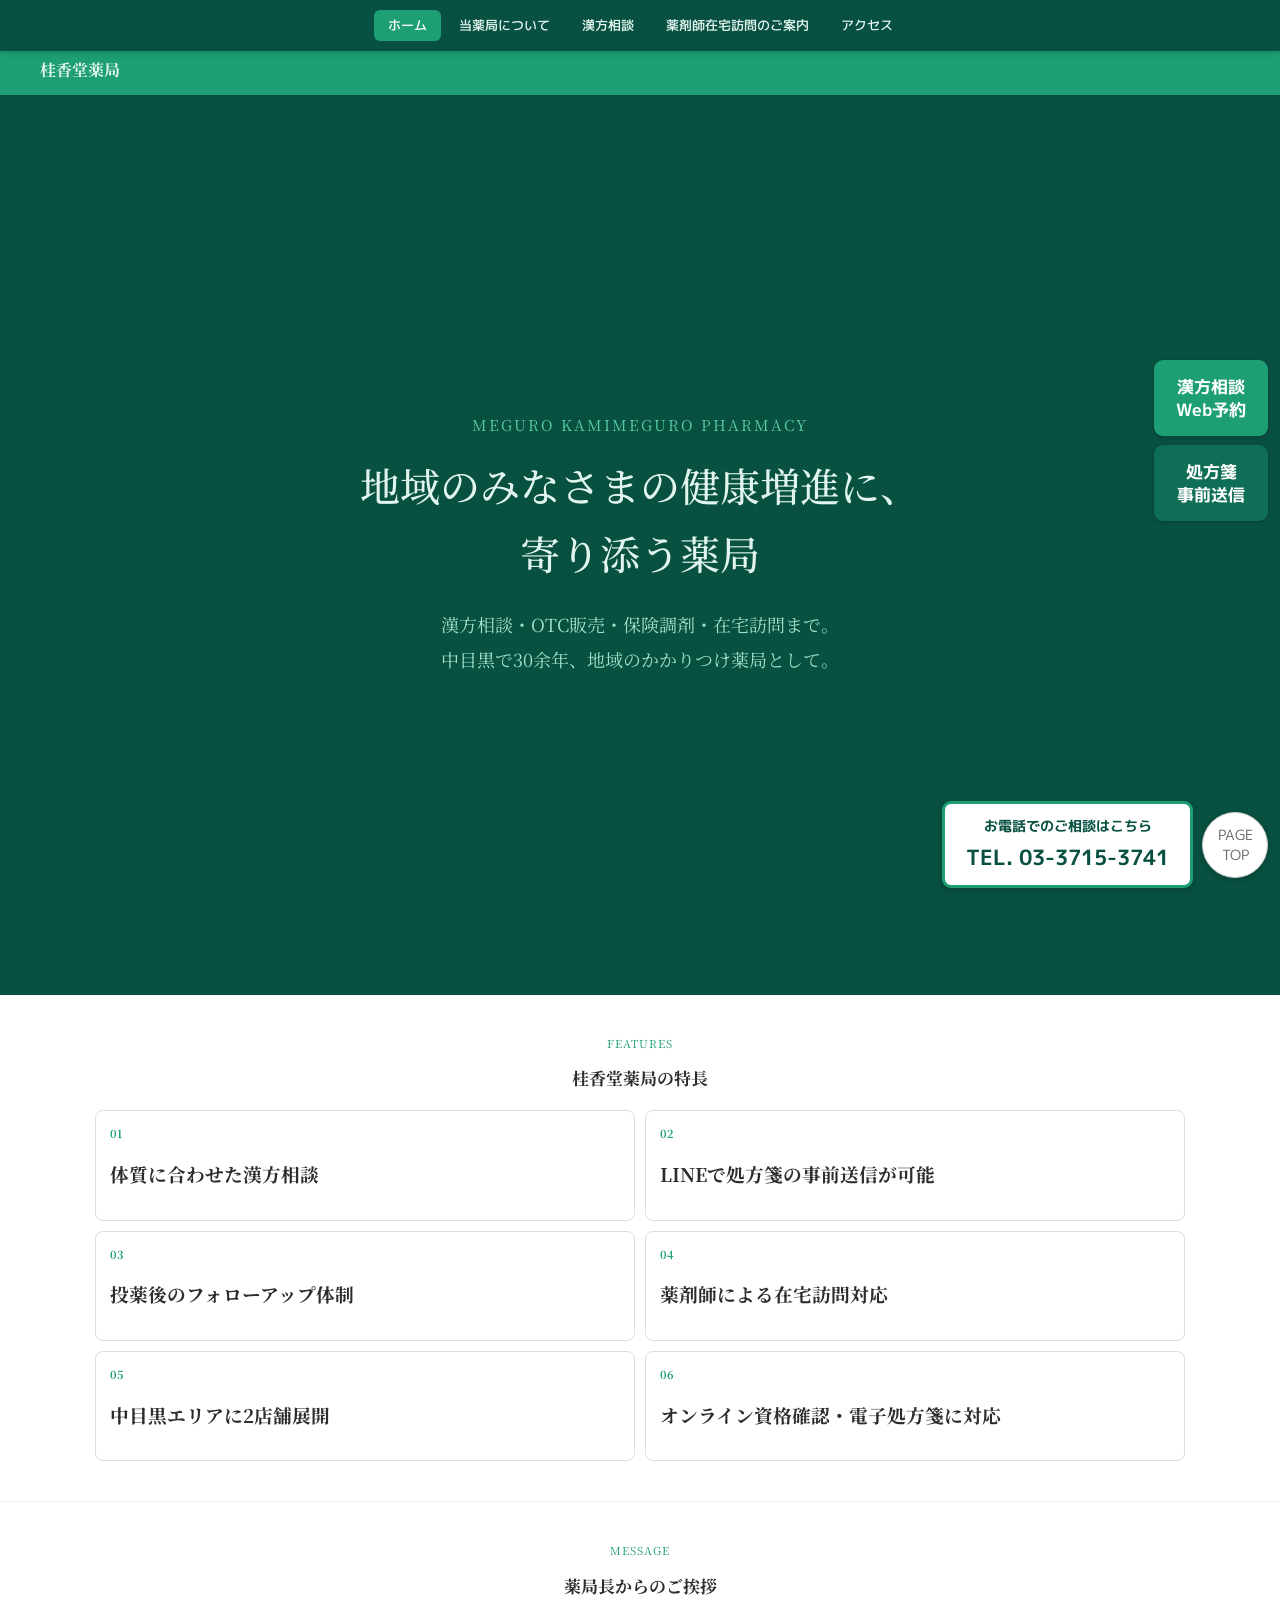
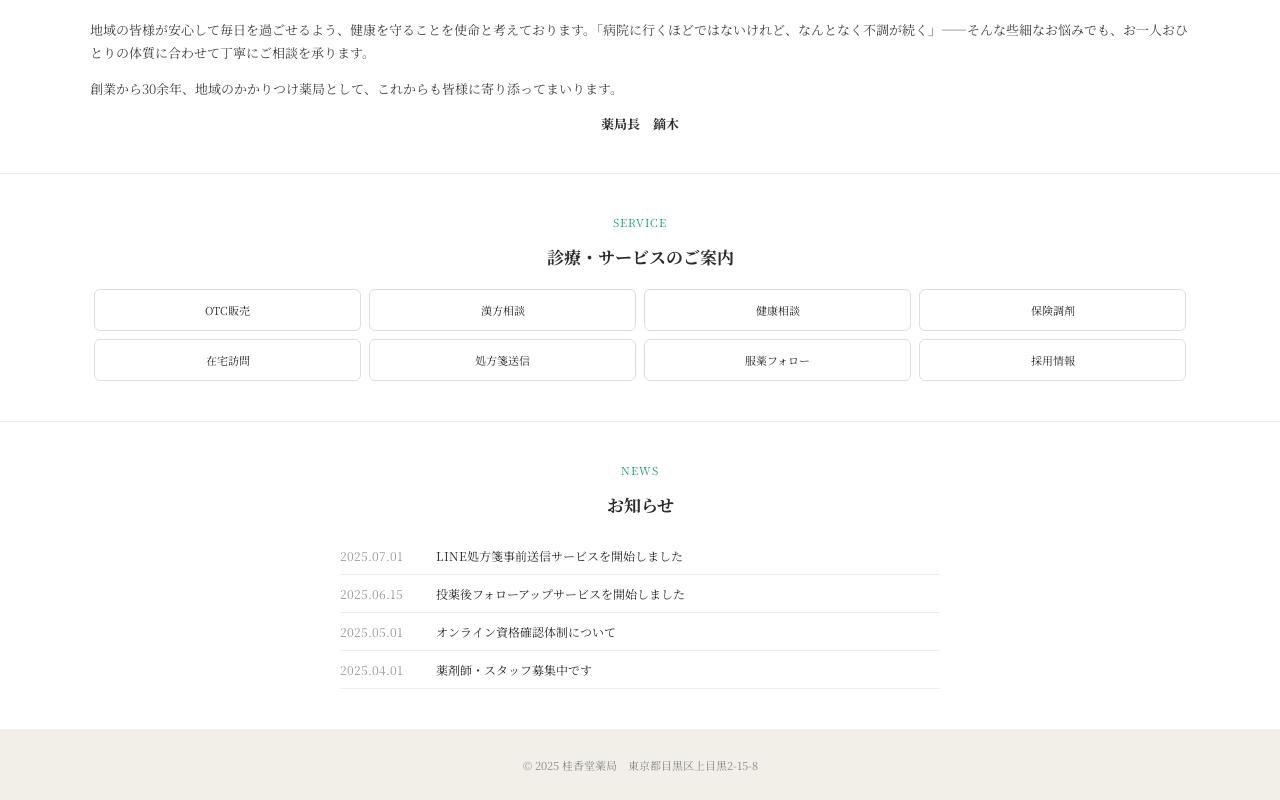
<file: index.html>
<!DOCTYPE html>
<html lang="ja">
<head>
<meta charset="UTF-8">
<meta name="viewport" content="width=device-width, initial-scale=1.0">

<!-- ▼▼▼ テスト期間中：検索エンジンに登録させない設定。本公開時にこの1行を削除 ▼▼▼ -->
<meta name="robots" content="noindex, nofollow">
<!-- ▲▲▲ 本公開時はここまで削除 ▲▲▲ -->

<title>桂香堂薬局 | 中目黒の漢方相談・OTC販売・保険調剤</title>
<meta name="description" content="東京都目黒区上目黒、中目黒駅徒歩3分の桂香堂薬局。国際中医専門員による漢方相談、OTC医薬品販売、保険調剤、薬剤師の在宅訪問に対応。創業30余年、地域のかかりつけ薬局です。">
<meta name="keywords" content="桂香堂薬局,中目黒,目黒区,漢方相談,漢方薬局,OTC医薬品,保険調剤,在宅訪問,薬剤師">
<link rel="canonical" href="https://www.keikoudoukabu.jp/">

<meta property="og:type" content="website">
<meta property="og:title" content="桂香堂薬局 | 中目黒の漢方相談・OTC販売・保険調剤">
<meta property="og:description" content="中目黒駅徒歩3分。国際中医専門員による漢方相談、OTC医薬品販売、保険調剤、在宅訪問に対応する地域のかかりつけ薬局です。">
<meta property="og:url" content="https://www.keikoudoukabu.jp/">
<meta property="og:site_name" content="桂香堂薬局">
<meta property="og:locale" content="ja_JP">

<link rel="preconnect" href="https://fonts.googleapis.com">
<link rel="preconnect" href="https://fonts.gstatic.com" crossorigin>
<link href="https://fonts.googleapis.com/css2?family=M+PLUS+1p:wght@400;500;700;900&family=Noto+Serif+JP:wght@200..900&display=swap" rel="stylesheet">
<link rel="icon" href="favicon.svg" type="image/svg+xml">
<link rel="stylesheet" href="style.css">

<script type="application/ld+json">
{
  "@context": "https://schema.org",
  "@graph": [
    {
      "@type": "Pharmacy",
      "@id": "https://www.keikoudoukabu.jp/#kabu",
      "name": "桂香堂カブ薬局",
      "description": "中目黒駅徒歩3分の薬局。漢方相談、OTC医薬品販売、保険調剤、薬剤師在宅訪問に対応しています。",
      "address": {
        "@type": "PostalAddress",
        "streetAddress": "上目黒2-15-8 シュロスゾンネ1F",
        "addressLocality": "目黒区",
        "addressRegion": "東京都",
        "postalCode": "153-0051",
        "addressCountry": "JP"
      },
      "telephone": "+81-3-3715-3741",
      "faxNumber": "+81-3-3715-5691",
      "url": "https://www.keikoudoukabu.jp/",
      "openingHoursSpecification": [
        { "@type": "OpeningHoursSpecification", "dayOfWeek": ["Monday","Tuesday","Wednesday","Thursday","Friday"], "opens": "09:00", "closes": "21:00" },
        { "@type": "OpeningHoursSpecification", "dayOfWeek": "Saturday", "opens": "09:00", "closes": "17:30" },
        { "@type": "OpeningHoursSpecification", "dayOfWeek": "Sunday", "opens": "09:00", "closes": "17:00" }
      ]
    },
    {
      "@type": "Pharmacy",
      "@id": "https://www.keikoudoukabu.jp/#pharmacy",
      "name": "桂香堂ファーマシー",
      "address": {
        "@type": "PostalAddress",
        "streetAddress": "上目黒2-8-6 矢島ビル1F",
        "addressLocality": "目黒区",
        "addressRegion": "東京都",
        "postalCode": "153-0051",
        "addressCountry": "JP"
      },
      "telephone": "+81-3-3715-3752",
      "faxNumber": "+81-3-3715-3878",
      "url": "https://www.keikoudoukabu.jp/access.html",
      "openingHoursSpecification": [
        { "@type": "OpeningHoursSpecification", "dayOfWeek": ["Monday","Tuesday","Wednesday","Thursday","Friday"], "opens": "09:00", "closes": "18:00" },
        { "@type": "OpeningHoursSpecification", "dayOfWeek": "Saturday", "opens": "09:00", "closes": "12:00" }
      ]
    }
  ]
}
</script>
</head>
<body>
<div id="container">

  <div id="kkd-top-nav">
    <a href="index.html" class="active">ホーム</a>
    <a href="about.html">当薬局について</a>
    <a href="kanpo.html">漢方相談</a>
    <a href="visit.html">薬剤師在宅訪問のご案内</a>
    <a href="access.html">アクセス</a>
  </div>

  <div id="kkd-header">
    <div id="kkd-logo"><a href="index.html">桂香堂薬局</a></div>
  </div>

  <div id="kkd-hero">
    <div class="kkd-eyebrow">MEGURO KAMIMEGURO PHARMACY</div>
    <h1>地域のみなさまの健康増進に、<br>寄り添う薬局</h1>
    <p>漢方相談・OTC販売・保険調剤・在宅訪問まで。<br>中目黒で30余年、地域のかかりつけ薬局として。</p>
  </div>

  <div class="kkd-section">
    <div class="kkd-section-eyebrow">FEATURES</div>
    <h2 class="kkd-section-title">桂香堂薬局の特長</h2>
    <div class="kkd-feature-grid">
      <div class="kkd-feature-card"><div class="kkd-feature-num">01</div><h3>体質に合わせた漢方相談</h3></div>
      <div class="kkd-feature-card"><div class="kkd-feature-num">02</div><h3>LINEで処方箋の事前送信が可能</h3></div>
      <div class="kkd-feature-card"><div class="kkd-feature-num">03</div><h3>投薬後のフォローアップ体制</h3></div>
      <div class="kkd-feature-card"><div class="kkd-feature-num">04</div><h3>薬剤師による在宅訪問対応</h3></div>
      <div class="kkd-feature-card"><div class="kkd-feature-num">05</div><h3>中目黒エリアに2店舗展開</h3></div>
      <div class="kkd-feature-card"><div class="kkd-feature-num">06</div><h3>オンライン資格確認・電子処方箋に対応</h3></div>
    </div>
  </div>

  <div class="kkd-section">
    <div class="kkd-section-eyebrow">MESSAGE</div>
    <h2 class="kkd-section-title">薬局長からのご挨拶</h2>
    <div class="kkd-greet">
      <p>地域の皆様が安心して毎日を過ごせるよう、健康を守ることを使命と考えております。「病院に行くほどではないけれど、なんとなく不調が続く」——そんな些細なお悩みでも、お一人おひとりの体質に合わせて丁寧にご相談を承ります。</p>
      <p>創業から30余年、地域のかかりつけ薬局として、これからも皆様に寄り添ってまいります。</p>
      <div class="kkd-greet-name">薬局長　鏑木</div>
    </div>
  </div>

  <div class="kkd-section">
    <div class="kkd-section-eyebrow">SERVICE</div>
    <h2 class="kkd-section-title">診療・サービスのご案内</h2>
    <div class="kkd-info-grid">
      <div class="kkd-info-tile">OTC販売</div>
      <div class="kkd-info-tile">漢方相談</div>
      <div class="kkd-info-tile">健康相談</div>
      <div class="kkd-info-tile">保険調剤</div>
      <div class="kkd-info-tile">在宅訪問</div>
      <div class="kkd-info-tile">処方箋送信</div>
      <div class="kkd-info-tile">服薬フォロー</div>
      <div class="kkd-info-tile">採用情報</div>
    </div>
  </div>

  <div class="kkd-section">
    <div class="kkd-section-eyebrow">NEWS</div>
    <h2 class="kkd-section-title">お知らせ</h2>
    <div class="kkd-notice-list">
      <div class="kkd-notice-item"><span class="kkd-notice-date">2025.07.01</span><span class="kkd-notice-title">LINE処方箋事前送信サービスを開始しました</span></div>
      <div class="kkd-notice-item"><span class="kkd-notice-date">2025.06.15</span><span class="kkd-notice-title">投薬後フォローアップサービスを開始しました</span></div>
      <div class="kkd-notice-item"><span class="kkd-notice-date">2025.05.01</span><span class="kkd-notice-title">オンライン資格確認体制について</span></div>
      <div class="kkd-notice-item"><span class="kkd-notice-date">2025.04.01</span><span class="kkd-notice-title">薬剤師・スタッフ募集中です</span></div>
    </div>
  </div>

  <div id="kkd-footer">
    <p>© 2025 桂香堂薬局　東京都目黒区上目黒2-15-8</p>
  </div>

  <div id="kkd-float-buttons">
    <a href="#" class="kkd-float-btn kanpo" target="_blank"><span class="kkd-float-label">漢方相談<br>Web予約</span></a>
    <a href="#" class="kkd-float-btn rx" target="_blank"><span class="kkd-float-label">処方箋<br>事前送信</span></a>
  </div>

  <div id="kkd-bottom-fixed">
    <a href="tel:0337153741" class="kkd-tel-box"><span class="kkd-tel-lead">お電話でのご相談はこちら</span><span class="kkd-tel-number">TEL. 03-3715-3741</span></a>
    <a href="#" id="kkd-pagetop-btn" onclick="window.scrollTo({top:0,behavior:'smooth'});return false;"><span>PAGE<br>TOP</span></a>
  </div>

</div>
</body>
</html>
</file>
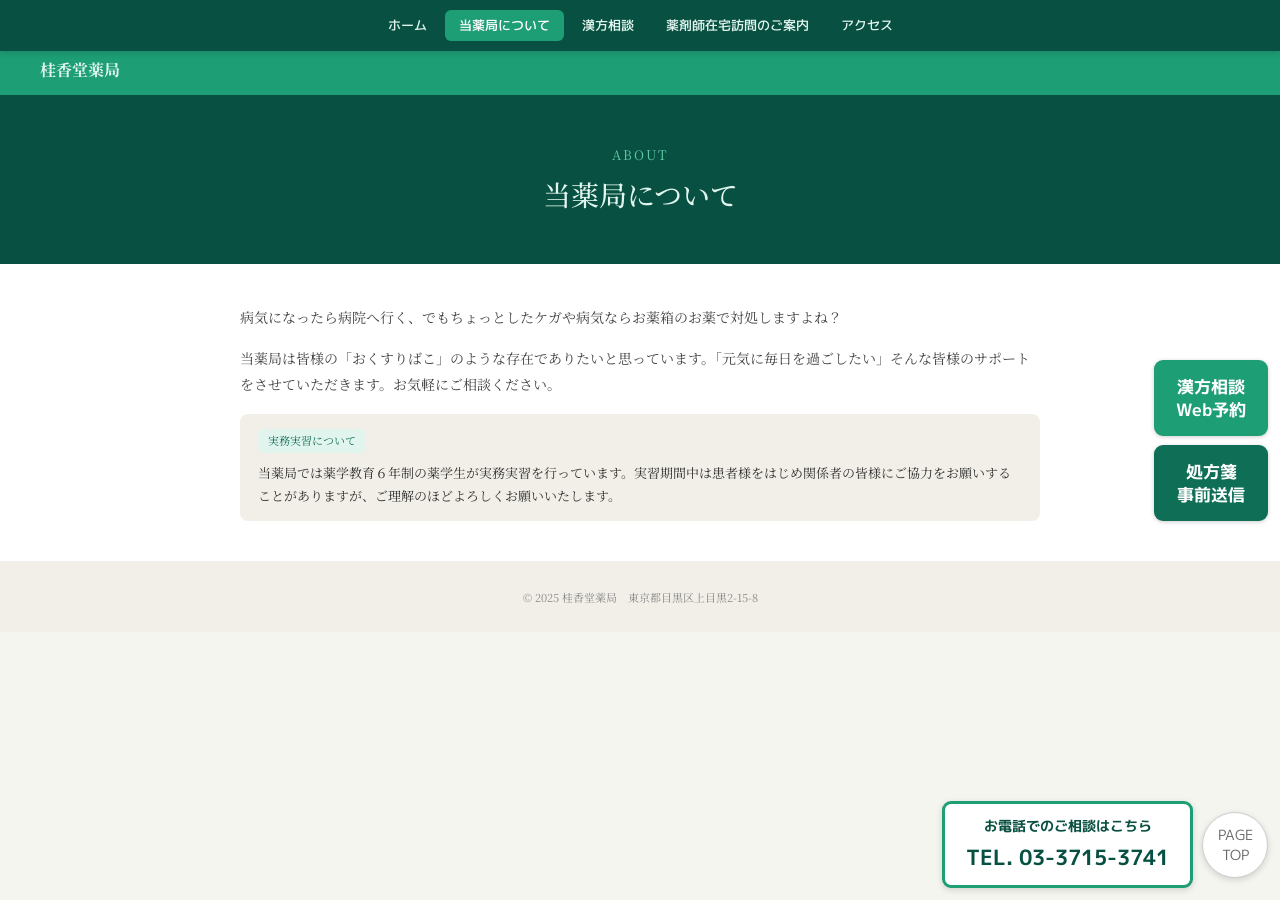
<file: about.html>
<!DOCTYPE html>
<html lang="ja">
<head>
<meta charset="UTF-8">
<meta name="viewport" content="width=device-width, initial-scale=1.0">

<!-- ▼▼▼ テスト期間中：検索エンジンに登録させない設定。本公開時にこの1行を削除 ▼▼▼ -->
<meta name="robots" content="noindex, nofollow">
<!-- ▲▲▲ 本公開時はここまで削除 ▲▲▲ -->

<title>当薬局について | 桂香堂薬局（中目黒）</title>
<meta name="description" content="桂香堂薬局は皆様の「おくすりばこ」のような存在でありたいと考えています。中目黒で創業30余年、地域のかかりつけ薬局として健康をサポート。薬学生の実務実習受入施設です。">
<link rel="canonical" href="https://www.keikoudoukabu.jp/about.html">

<meta property="og:type" content="article">
<meta property="og:title" content="当薬局について | 桂香堂薬局（中目黒）">
<meta property="og:description" content="皆様の「おくすりばこ」のような存在でありたい。中目黒で創業30余年、地域のかかりつけ薬局です。">
<meta property="og:url" content="https://www.keikoudoukabu.jp/about.html">
<meta property="og:site_name" content="桂香堂薬局">
<meta property="og:locale" content="ja_JP">

<link rel="preconnect" href="https://fonts.googleapis.com">
<link rel="preconnect" href="https://fonts.gstatic.com" crossorigin>
<link href="https://fonts.googleapis.com/css2?family=M+PLUS+1p:wght@400;500;700;900&family=Noto+Serif+JP:wght@200..900&display=swap" rel="stylesheet">
<link rel="icon" href="favicon.svg" type="image/svg+xml">
<link rel="stylesheet" href="style.css">
</head>
<body>
<div id="container">

  <div id="kkd-top-nav">
    <a href="index.html">ホーム</a>
    <a href="about.html" class="active">当薬局について</a>
    <a href="kanpo.html">漢方相談</a>
    <a href="visit.html">薬剤師在宅訪問のご案内</a>
    <a href="access.html">アクセス</a>
  </div>

  <div id="kkd-header">
    <div id="kkd-logo"><a href="index.html">桂香堂薬局</a></div>
  </div>

  <div id="kkd-page-banner">
    <div class="kkd-eyebrow">ABOUT</div>
    <h1>当薬局について</h1>
  </div>

  <div class="kkd-section">
    <div class="kkd-page-body">
      <p>病気になったら病院へ行く、でもちょっとしたケガや病気ならお薬箱のお薬で対処しますよね？</p>
      <p>当薬局は皆様の「おくすりばこ」のような存在でありたいと思っています。「元気に毎日を過ごしたい」そんな皆様のサポートをさせていただきます。お気軽にご相談ください。</p>
    </div>
    <div class="kkd-staff-box">
      <span class="badge">実務実習について</span><br>
      当薬局では薬学教育６年制の薬学生が実務実習を行っています。実習期間中は患者様をはじめ関係者の皆様にご協力をお願いすることがありますが、ご理解のほどよろしくお願いいたします。
    </div>
  </div>

  <div id="kkd-footer">
    <p>© 2025 桂香堂薬局　東京都目黒区上目黒2-15-8</p>
  </div>

  <div id="kkd-float-buttons">
    <a href="#" class="kkd-float-btn kanpo" target="_blank"><span class="kkd-float-label">漢方相談<br>Web予約</span></a>
    <a href="#" class="kkd-float-btn rx" target="_blank"><span class="kkd-float-label">処方箋<br>事前送信</span></a>
  </div>

  <div id="kkd-bottom-fixed">
    <a href="tel:0337153741" class="kkd-tel-box"><span class="kkd-tel-lead">お電話でのご相談はこちら</span><span class="kkd-tel-number">TEL. 03-3715-3741</span></a>
    <a href="#" id="kkd-pagetop-btn" onclick="window.scrollTo({top:0,behavior:'smooth'});return false;"><span>PAGE<br>TOP</span></a>
  </div>

</div>
</body>
</html>
</file>
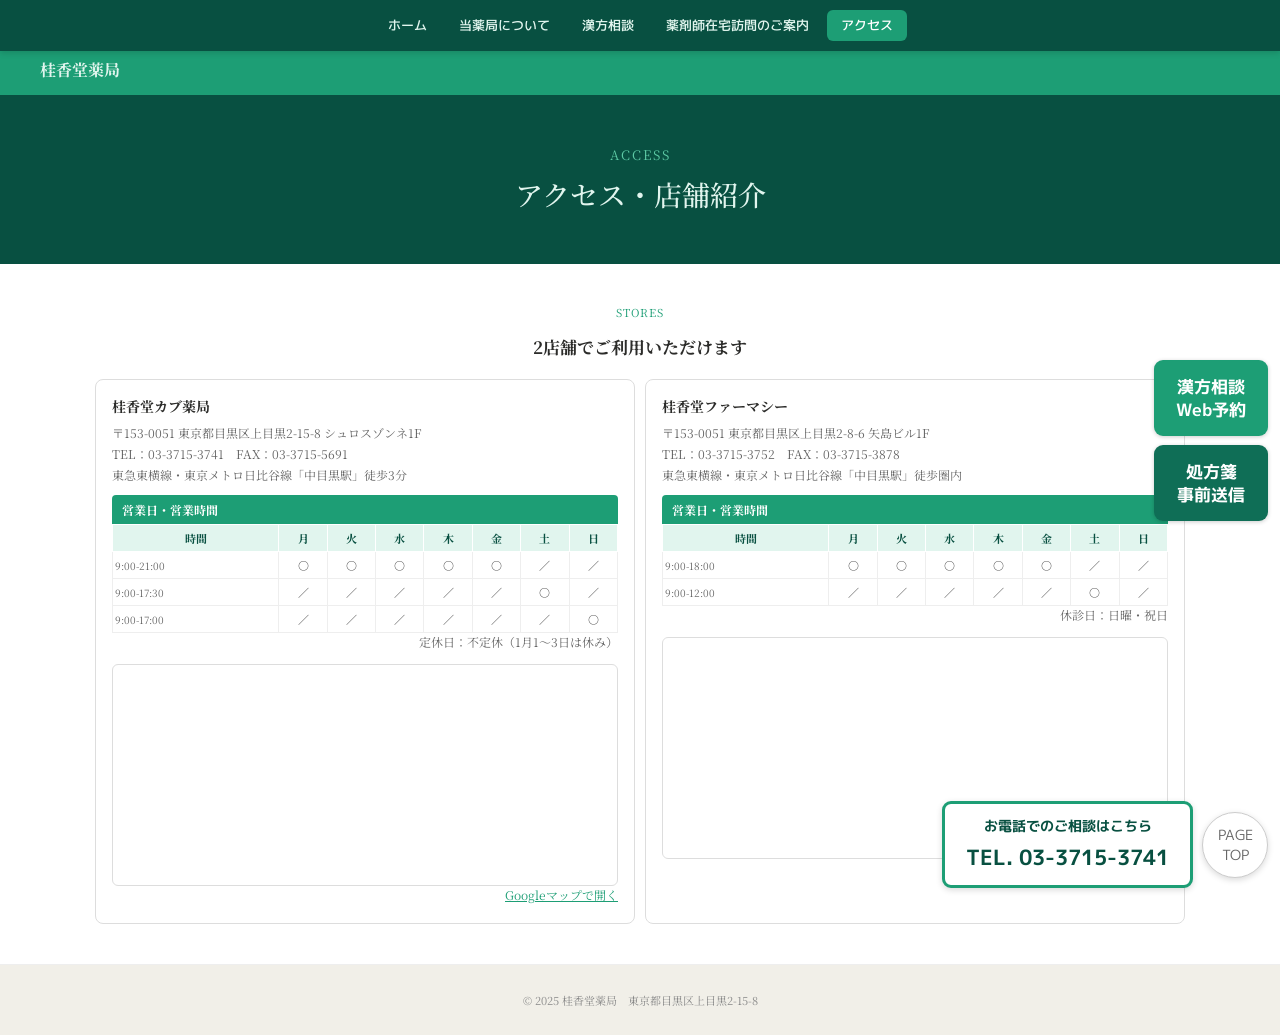
<file: access.html>
<!DOCTYPE html>
<html lang="ja">
<head>
<meta charset="UTF-8">
<meta name="viewport" content="width=device-width, initial-scale=1.0">

<!-- ▼▼▼ テスト期間中：検索エンジンに登録させない設定。本公開時にこの1行を削除 ▼▼▼ -->
<meta name="robots" content="noindex, nofollow">
<!-- ▲▲▲ 本公開時はここまで削除 ▲▲▲ -->

<title>アクセス・店舗紹介 | 桂香堂薬局（中目黒駅徒歩3分）</title>
<meta name="description" content="桂香堂カブ薬局（上目黒2-15-8／TEL 03-3715-3741）と桂香堂ファーマシー（上目黒2-8-6／TEL 03-3715-3752）の所在地・電話番号・営業時間のご案内。中目黒駅から徒歩3分。">
<meta name="keywords" content="桂香堂薬局,アクセス,中目黒駅,目黒区上目黒,営業時間,桂香堂ファーマシー,薬局 中目黒">
<link rel="canonical" href="https://www.keikoudoukabu.jp/access.html">

<meta property="og:type" content="article">
<meta property="og:title" content="アクセス・店舗紹介 | 桂香堂薬局（中目黒駅徒歩3分）">
<meta property="og:description" content="桂香堂カブ薬局・桂香堂ファーマシー2店舗の所在地・電話番号・営業時間のご案内。">
<meta property="og:url" content="https://www.keikoudoukabu.jp/access.html">
<meta property="og:site_name" content="桂香堂薬局">
<meta property="og:locale" content="ja_JP">

<link rel="preconnect" href="https://fonts.googleapis.com">
<link rel="preconnect" href="https://fonts.gstatic.com" crossorigin>
<link href="https://fonts.googleapis.com/css2?family=M+PLUS+1p:wght@400;500;700;900&family=Noto+Serif+JP:wght@200..900&display=swap" rel="stylesheet">
<link rel="icon" href="favicon.svg" type="image/svg+xml">
<link rel="stylesheet" href="style.css">

<script type="application/ld+json">
{
  "@context": "https://schema.org",
  "@graph": [
    {
      "@type": "Pharmacy",
      "name": "桂香堂カブ薬局",
      "address": {
        "@type": "PostalAddress",
        "streetAddress": "上目黒2-15-8 シュロスゾンネ1F",
        "addressLocality": "目黒区",
        "addressRegion": "東京都",
        "postalCode": "153-0051",
        "addressCountry": "JP"
      },
      "telephone": "+81-3-3715-3741",
      "faxNumber": "+81-3-3715-5691",
      "publicAccess": true,
      "openingHoursSpecification": [
        { "@type": "OpeningHoursSpecification", "dayOfWeek": ["Monday","Tuesday","Wednesday","Thursday","Friday"], "opens": "09:00", "closes": "21:00" },
        { "@type": "OpeningHoursSpecification", "dayOfWeek": "Saturday", "opens": "09:00", "closes": "17:30" },
        { "@type": "OpeningHoursSpecification", "dayOfWeek": "Sunday", "opens": "09:00", "closes": "17:00" }
      ]
    },
    {
      "@type": "Pharmacy",
      "name": "桂香堂ファーマシー",
      "address": {
        "@type": "PostalAddress",
        "streetAddress": "上目黒2-8-6 矢島ビル1F",
        "addressLocality": "目黒区",
        "addressRegion": "東京都",
        "postalCode": "153-0051",
        "addressCountry": "JP"
      },
      "telephone": "+81-3-3715-3752",
      "faxNumber": "+81-3-3715-3878",
      "publicAccess": true,
      "openingHoursSpecification": [
        { "@type": "OpeningHoursSpecification", "dayOfWeek": ["Monday","Tuesday","Wednesday","Thursday","Friday"], "opens": "09:00", "closes": "18:00" },
        { "@type": "OpeningHoursSpecification", "dayOfWeek": "Saturday", "opens": "09:00", "closes": "12:00" }
      ]
    }
  ]
}
</script>
</head>
<body>
<div id="container">

  <div id="kkd-top-nav">
    <a href="index.html">ホーム</a>
    <a href="about.html">当薬局について</a>
    <a href="kanpo.html">漢方相談</a>
    <a href="visit.html">薬剤師在宅訪問のご案内</a>
    <a href="access.html" class="active">アクセス</a>
  </div>

  <div id="kkd-header">
    <div id="kkd-logo"><a href="index.html">桂香堂薬局</a></div>
  </div>

  <div id="kkd-page-banner">
    <div class="kkd-eyebrow">ACCESS</div>
    <h1>アクセス・店舗紹介</h1>
  </div>

  <div class="kkd-section">
    <div class="kkd-section-eyebrow">STORES</div>
    <h2 class="kkd-section-title">2店舗でご利用いただけます</h2>
    <div class="kkd-store-grid">

      <div class="kkd-store-card">
        <h3>桂香堂カブ薬局</h3>
        <p>〒153-0051 東京都目黒区上目黒2-15-8 シュロスゾンネ1F</p>
        <p>TEL：03-3715-3741　FAX：03-3715-5691</p>
        <p>東急東横線・東京メトロ日比谷線「中目黒駅」徒歩3分</p>

        <div class="kkd-hours-title">営業日・営業時間</div>
        <table class="kkd-hours-mini">
          <tr><th>時間</th><th>月</th><th>火</th><th>水</th><th>木</th><th>金</th><th>土</th><th>日</th></tr>
          <tr><td>9:00-21:00</td><td>○</td><td>○</td><td>○</td><td>○</td><td>○</td><td>／</td><td>／</td></tr>
          <tr><td>9:00-17:30</td><td>／</td><td>／</td><td>／</td><td>／</td><td>／</td><td>○</td><td>／</td></tr>
          <tr><td>9:00-17:00</td><td>／</td><td>／</td><td>／</td><td>／</td><td>／</td><td>／</td><td>○</td></tr>
        </table>
        <p class="kkd-hours-foot">定休日：不定休（1月1〜3日は休み）</p>

        <div class="kkd-map">
          <iframe src="https://maps.google.com/maps?q=%E6%A1%82%E9%A6%99%E5%A0%82%E3%82%AB%E3%83%96%E8%96%AC%E5%B1%80%20%E6%9D%B1%E4%BA%AC%E9%83%BD%E7%9B%AE%E9%BB%92%E5%8C%BA%E4%B8%8A%E7%9B%AE%E9%BB%922-15-8&amp;hl=ja&amp;z=17&amp;output=embed" title="桂香堂カブ薬局の地図" loading="lazy" allowfullscreen referrerpolicy="no-referrer-when-downgrade"></iframe>
        </div>
        <p class="kkd-map-link"><a href="https://maps.google.com/maps?q=%E6%A1%82%E9%A6%99%E5%A0%82%E3%82%AB%E3%83%96%E8%96%AC%E5%B1%80%20%E6%9D%B1%E4%BA%AC%E9%83%BD%E7%9B%AE%E9%BB%92%E5%8C%BA%E4%B8%8A%E7%9B%AE%E9%BB%922-15-8" target="_blank" rel="noopener">Googleマップで開く</a></p>
      </div>

      <div class="kkd-store-card">
        <h3>桂香堂ファーマシー</h3>
        <p>〒153-0051 東京都目黒区上目黒2-8-6 矢島ビル1F</p>
        <p>TEL：03-3715-3752　FAX：03-3715-3878</p>
        <p>東急東横線・東京メトロ日比谷線「中目黒駅」徒歩圏内</p>

        <div class="kkd-hours-title">営業日・営業時間</div>
        <table class="kkd-hours-mini">
          <tr><th>時間</th><th>月</th><th>火</th><th>水</th><th>木</th><th>金</th><th>土</th><th>日</th></tr>
          <tr><td>9:00-18:00</td><td>○</td><td>○</td><td>○</td><td>○</td><td>○</td><td>／</td><td>／</td></tr>
          <tr><td>9:00-12:00</td><td>／</td><td>／</td><td>／</td><td>／</td><td>／</td><td>○</td><td>／</td></tr>
        </table>
        <p class="kkd-hours-foot">休診日：日曜・祝日</p>

        <div class="kkd-map">
          <iframe src="https://maps.google.com/maps?q=%E6%A1%82%E9%A6%99%E5%A0%82%E3%83%95%E3%82%A1%E3%83%BC%E3%83%9E%E3%82%B7%E3%83%BC%20%E6%9D%B1%E4%BA%AC%E9%83%BD%E7%9B%AE%E9%BB%92%E5%8C%BA%E4%B8%8A%E7%9B%AE%E9%BB%922-8-6&amp;hl=ja&amp;z=17&amp;output=embed" title="桂香堂ファーマシーの地図" loading="lazy" allowfullscreen referrerpolicy="no-referrer-when-downgrade"></iframe>
        </div>
        <p class="kkd-map-link"><a href="https://maps.google.com/maps?q=%E6%A1%82%E9%A6%99%E5%A0%82%E3%83%95%E3%82%A1%E3%83%BC%E3%83%9E%E3%82%B7%E3%83%BC%20%E6%9D%B1%E4%BA%AC%E9%83%BD%E7%9B%AE%E9%BB%92%E5%8C%BA%E4%B8%8A%E7%9B%AE%E9%BB%922-8-6" target="_blank" rel="noopener">Googleマップで開く</a></p>
      </div>

    </div>
  </div>

  <div id="kkd-footer">
    <p>© 2025 桂香堂薬局　東京都目黒区上目黒2-15-8</p>
  </div>

  <div id="kkd-float-buttons">
    <a href="#" class="kkd-float-btn kanpo" target="_blank"><span class="kkd-float-label">漢方相談<br>Web予約</span></a>
    <a href="#" class="kkd-float-btn rx" target="_blank"><span class="kkd-float-label">処方箋<br>事前送信</span></a>
  </div>

  <div id="kkd-bottom-fixed">
    <a href="tel:0337153741" class="kkd-tel-box"><span class="kkd-tel-lead">お電話でのご相談はこちら</span><span class="kkd-tel-number">TEL. 03-3715-3741</span></a>
    <a href="#" id="kkd-pagetop-btn" onclick="window.scrollTo({top:0,behavior:'smooth'});return false;"><span>PAGE<br>TOP</span></a>
  </div>

</div>
</body>
</html>
</file>
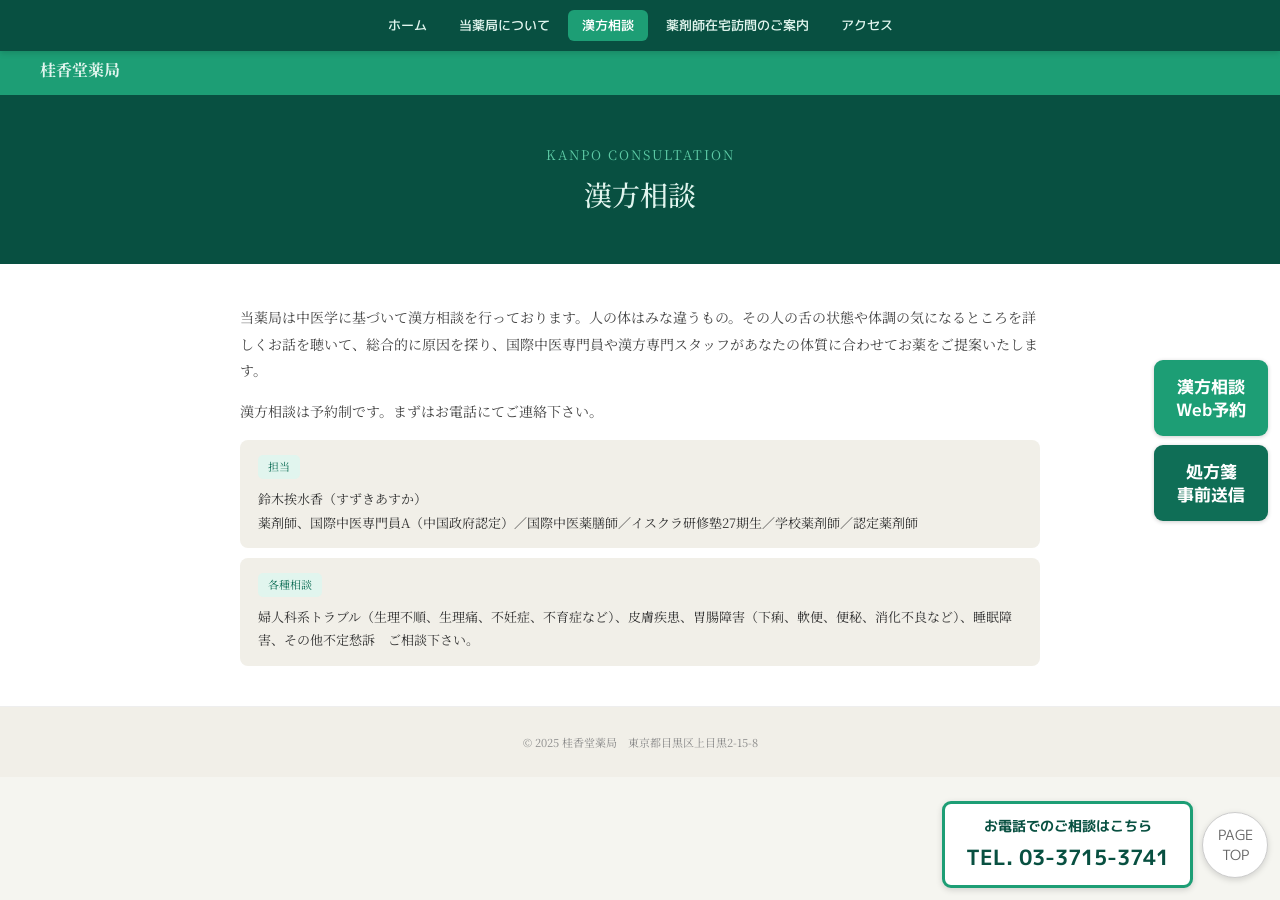
<file: kanpo.html>
<!DOCTYPE html>
<html lang="ja">
<head>
<meta charset="UTF-8">
<meta name="viewport" content="width=device-width, initial-scale=1.0">

<!-- ▼▼▼ テスト期間中：検索エンジンに登録させない設定。本公開時にこの1行を削除 ▼▼▼ -->
<meta name="robots" content="noindex, nofollow">
<!-- ▲▲▲ 本公開時はここまで削除 ▲▲▲ -->

<title>漢方相談 | 中目黒の漢方薬局・桂香堂薬局</title>
<meta name="description" content="中目黒の桂香堂薬局では中医学に基づく漢方相談を実施。国際中医専門員が体質に合わせて漢方薬をご提案します。婦人科系トラブル、皮膚疾患、胃腸障害、睡眠障害などご相談ください。予約制。">
<meta name="keywords" content="漢方相談,中目黒,漢方薬局,中医学,国際中医専門員,不妊症,生理痛,胃腸障害,目黒区">
<link rel="canonical" href="https://www.keikoudoukabu.jp/kanpo.html">

<meta property="og:type" content="article">
<meta property="og:title" content="漢方相談 | 中目黒の漢方薬局・桂香堂薬局">
<meta property="og:description" content="中医学に基づく漢方相談。国際中医専門員が体質に合わせて漢方薬をご提案します。予約制。">
<meta property="og:url" content="https://www.keikoudoukabu.jp/kanpo.html">
<meta property="og:site_name" content="桂香堂薬局">
<meta property="og:locale" content="ja_JP">

<link rel="preconnect" href="https://fonts.googleapis.com">
<link rel="preconnect" href="https://fonts.gstatic.com" crossorigin>
<link href="https://fonts.googleapis.com/css2?family=M+PLUS+1p:wght@400;500;700;900&family=Noto+Serif+JP:wght@200..900&display=swap" rel="stylesheet">
<link rel="icon" href="favicon.svg" type="image/svg+xml">
<link rel="stylesheet" href="style.css">

<script type="application/ld+json">
{
  "@context": "https://schema.org",
  "@type": "Service",
  "name": "漢方相談",
  "serviceType": "中医学に基づく漢方相談",
  "description": "舌の状態や体調を詳しく伺い、総合的に原因を探り、国際中医専門員や漢方専門スタッフが体質に合わせて漢方薬をご提案します。予約制。",
  "provider": {
    "@type": "Pharmacy",
    "name": "桂香堂カブ薬局",
    "telephone": "+81-3-3715-3741",
    "address": {
      "@type": "PostalAddress",
      "streetAddress": "上目黒2-15-8 シュロスゾンネ1F",
      "addressLocality": "目黒区",
      "addressRegion": "東京都",
      "postalCode": "153-0051",
      "addressCountry": "JP"
    }
  },
  "areaServed": { "@type": "City", "name": "東京都目黒区" }
}
</script>
</head>
<body>
<div id="container">

  <div id="kkd-top-nav">
    <a href="index.html">ホーム</a>
    <a href="about.html">当薬局について</a>
    <a href="kanpo.html" class="active">漢方相談</a>
    <a href="visit.html">薬剤師在宅訪問のご案内</a>
    <a href="access.html">アクセス</a>
  </div>

  <div id="kkd-header">
    <div id="kkd-logo"><a href="index.html">桂香堂薬局</a></div>
  </div>

  <div id="kkd-page-banner">
    <div class="kkd-eyebrow">KANPO CONSULTATION</div>
    <h1>漢方相談</h1>
  </div>

  <div class="kkd-section">
    <div class="kkd-page-body">
      <p>当薬局は中医学に基づいて漢方相談を行っております。人の体はみな違うもの。その人の舌の状態や体調の気になるところを詳しくお話を聴いて、総合的に原因を探り、国際中医専門員や漢方専門スタッフがあなたの体質に合わせてお薬をご提案いたします。</p>
      <p>漢方相談は予約制です。まずはお電話にてご連絡下さい。</p>
    </div>
    <div class="kkd-staff-box">
      <span class="badge">担当</span><br>
      鈴木挨水香（すずきあすか）<br>
      薬剤師、国際中医専門員A（中国政府認定）／国際中医薬膳師／イスクラ研修塾27期生／学校薬剤師／認定薬剤師
    </div>
    <div class="kkd-staff-box" style="margin-top:10px;">
      <span class="badge">各種相談</span><br>
      婦人科系トラブル（生理不順、生理痛、不妊症、不育症など）、皮膚疾患、胃腸障害（下痢、軟便、便秘、消化不良など）、睡眠障害、その他不定愁訴　ご相談下さい。
    </div>
  </div>

  <div id="kkd-footer">
    <p>© 2025 桂香堂薬局　東京都目黒区上目黒2-15-8</p>
  </div>

  <div id="kkd-float-buttons">
    <a href="#" class="kkd-float-btn kanpo" target="_blank"><span class="kkd-float-label">漢方相談<br>Web予約</span></a>
    <a href="#" class="kkd-float-btn rx" target="_blank"><span class="kkd-float-label">処方箋<br>事前送信</span></a>
  </div>

  <div id="kkd-bottom-fixed">
    <a href="tel:0337153741" class="kkd-tel-box"><span class="kkd-tel-lead">お電話でのご相談はこちら</span><span class="kkd-tel-number">TEL. 03-3715-3741</span></a>
    <a href="#" id="kkd-pagetop-btn" onclick="window.scrollTo({top:0,behavior:'smooth'});return false;"><span>PAGE<br>TOP</span></a>
  </div>

</div>
</body>
</html>
</file>
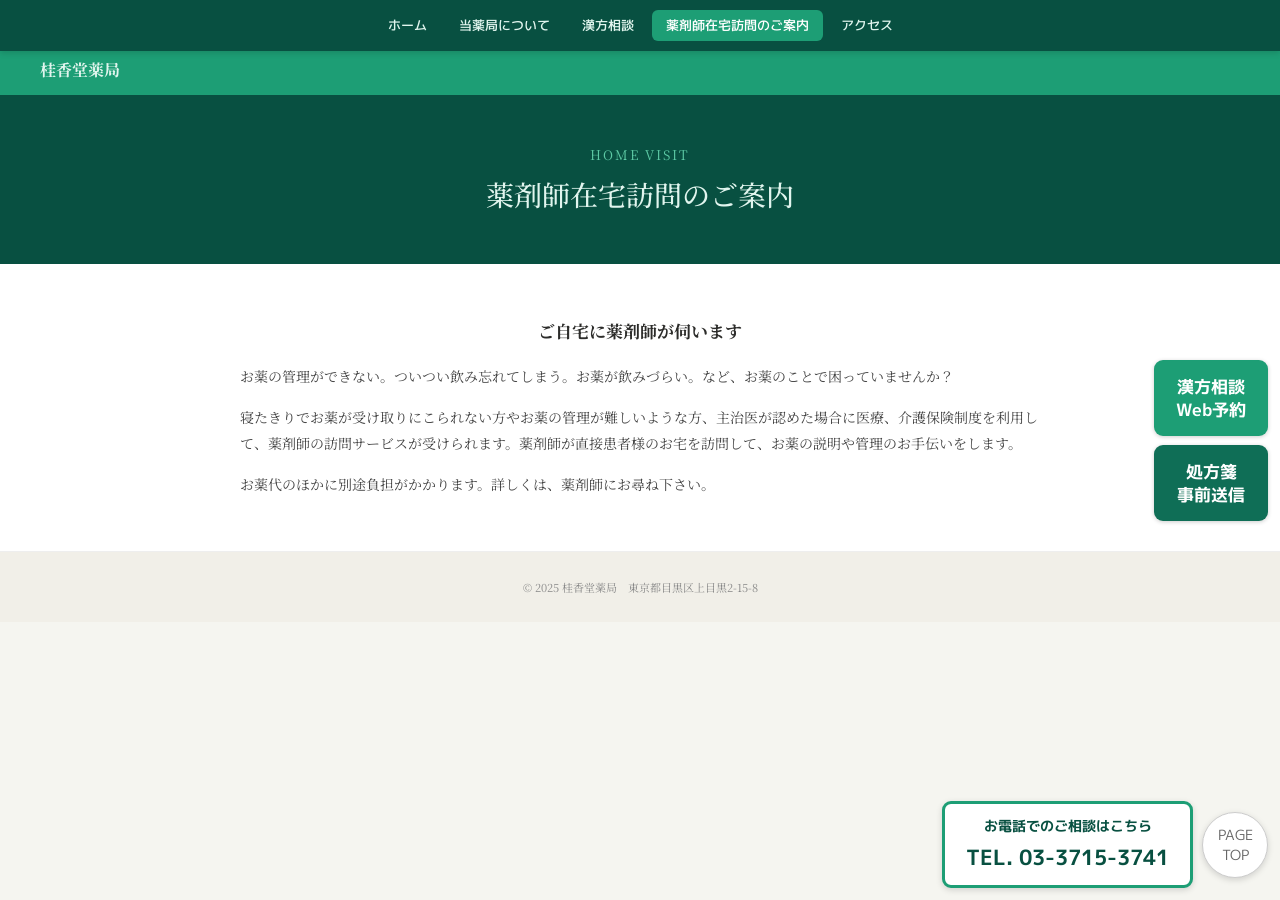
<file: visit.html>
<!DOCTYPE html>
<html lang="ja">
<head>
<meta charset="UTF-8">
<meta name="viewport" content="width=device-width, initial-scale=1.0">

<!-- ▼▼▼ テスト期間中：検索エンジンに登録させない設定。本公開時にこの1行を削除 ▼▼▼ -->
<meta name="robots" content="noindex, nofollow">
<!-- ▲▲▲ 本公開時はここまで削除 ▲▲▲ -->

<title>薬剤師在宅訪問のご案内 | 桂香堂薬局（中目黒）</title>
<meta name="description" content="通院が難しい方、お薬の管理が難しい方のご自宅へ薬剤師が伺います。医療保険・介護保険を利用した薬剤師訪問サービス。目黒区中目黒の桂香堂薬局。">
<meta name="keywords" content="在宅訪問,訪問薬剤師,居宅療養管理指導,目黒区,中目黒,服薬管理,お薬の配達">
<link rel="canonical" href="https://www.keikoudoukabu.jp/visit.html">

<meta property="og:type" content="article">
<meta property="og:title" content="薬剤師在宅訪問のご案内 | 桂香堂薬局（中目黒）">
<meta property="og:description" content="医療保険・介護保険を利用した薬剤師の訪問サービス。ご自宅でお薬の説明や管理のお手伝いをします。">
<meta property="og:url" content="https://www.keikoudoukabu.jp/visit.html">
<meta property="og:site_name" content="桂香堂薬局">
<meta property="og:locale" content="ja_JP">

<link rel="preconnect" href="https://fonts.googleapis.com">
<link rel="preconnect" href="https://fonts.gstatic.com" crossorigin>
<link href="https://fonts.googleapis.com/css2?family=M+PLUS+1p:wght@400;500;700;900&family=Noto+Serif+JP:wght@200..900&display=swap" rel="stylesheet">
<link rel="icon" href="favicon.svg" type="image/svg+xml">
<link rel="stylesheet" href="style.css">

<script type="application/ld+json">
{
  "@context": "https://schema.org",
  "@type": "Service",
  "name": "薬剤師在宅訪問サービス",
  "serviceType": "居宅療養管理指導・在宅訪問服薬指導",
  "description": "主治医が認めた場合に医療保険・介護保険制度を利用して、薬剤師が直接ご自宅を訪問し、お薬の説明や管理のお手伝いを行います。",
  "provider": {
    "@type": "Pharmacy",
    "name": "桂香堂カブ薬局",
    "telephone": "+81-3-3715-3741",
    "address": {
      "@type": "PostalAddress",
      "streetAddress": "上目黒2-15-8 シュロスゾンネ1F",
      "addressLocality": "目黒区",
      "addressRegion": "東京都",
      "postalCode": "153-0051",
      "addressCountry": "JP"
    }
  },
  "areaServed": { "@type": "City", "name": "東京都目黒区" }
}
</script>
</head>
<body>
<div id="container">

  <div id="kkd-top-nav">
    <a href="index.html">ホーム</a>
    <a href="about.html">当薬局について</a>
    <a href="kanpo.html">漢方相談</a>
    <a href="visit.html" class="active">薬剤師在宅訪問のご案内</a>
    <a href="access.html">アクセス</a>
  </div>

  <div id="kkd-header">
    <div id="kkd-logo"><a href="index.html">桂香堂薬局</a></div>
  </div>

  <div id="kkd-page-banner">
    <div class="kkd-eyebrow">HOME VISIT</div>
    <h1>薬剤師在宅訪問のご案内</h1>
  </div>

  <div class="kkd-section">
    <h2 class="kkd-section-title" style="margin-bottom:20px;">ご自宅に薬剤師が伺います</h2>
    <div class="kkd-page-body">
      <p>お薬の管理ができない。ついつい飲み忘れてしまう。お薬が飲みづらい。など、お薬のことで困っていませんか？</p>
      <p>寝たきりでお薬が受け取りにこられない方やお薬の管理が難しいような方、主治医が認めた場合に医療、介護保険制度を利用して、薬剤師の訪問サービスが受けられます。薬剤師が直接患者様のお宅を訪問して、お薬の説明や管理のお手伝いをします。</p>
      <p>お薬代のほかに別途負担がかかります。詳しくは、薬剤師にお尋ね下さい。</p>
    </div>
  </div>

  <div id="kkd-footer">
    <p>© 2025 桂香堂薬局　東京都目黒区上目黒2-15-8</p>
  </div>

  <div id="kkd-float-buttons">
    <a href="#" class="kkd-float-btn kanpo" target="_blank"><span class="kkd-float-label">漢方相談<br>Web予約</span></a>
    <a href="#" class="kkd-float-btn rx" target="_blank"><span class="kkd-float-label">処方箋<br>事前送信</span></a>
  </div>

  <div id="kkd-bottom-fixed">
    <a href="tel:0337153741" class="kkd-tel-box"><span class="kkd-tel-lead">お電話でのご相談はこちら</span><span class="kkd-tel-number">TEL. 03-3715-3741</span></a>
    <a href="#" id="kkd-pagetop-btn" onclick="window.scrollTo({top:0,behavior:'smooth'});return false;"><span>PAGE<br>TOP</span></a>
  </div>

</div>
</body>
</html>
</file>
<file: style.css>
/* ==========================================================
   桂香堂薬局 共通スタイルシート
   ========================================================== */
* { box-sizing: border-box; }
body {
  margin: 0;
  padding-top: 44px;
  font-family: "Noto Serif JP", "Hiragino Mincho ProN", serif;
  background: #F5F5F0;
  color: #2C2C2A;
}
a { color: inherit; }
#container {
  max-width: 100%;
  margin: 0;
  background: #ffffff;
}

/* ---------- 最上部フローティングメニュー ---------- */
#kkd-top-nav {
  position: fixed;
  top: 0;
  left: 0;
  width: 100%;
  z-index: 10000;
  background: #085041;
  display: flex;
  justify-content: center;
  gap: 4px;
  padding: 10px 12px;
  box-shadow: 0 2px 6px rgba(0,0,0,0.15);
  flex-wrap: wrap;
}
#kkd-top-nav a {
  font-family: "M PLUS 1p", sans-serif;
  font-size: 13px;
  font-weight: 500;
  color: #E1F5EE;
  text-decoration: none !important;
  padding: 6px 14px;
  border-radius: 6px;
  white-space: nowrap;
}
#kkd-top-nav a:hover { background: #1D9E75; }
#kkd-top-nav a.active { background: #1D9E75; color: #ffffff; }

/* ---------- ヘッダー ---------- */
#kkd-header {
  display: flex;
  justify-content: space-between;
  align-items: center;
  padding: 14px 40px;
  background: #1D9E75;
  width: 100%;
}
#kkd-logo a { color: #E1F5EE; font-size: 16px; font-weight: bold; text-decoration: none; }

/* ---------- トップページ用ヒーロー ---------- */
#kkd-hero {
  position: relative;
  width: 100%;
  min-height: 100vh;
  background-color: #085041;
  background-image: url('https://u.jimcdn.com/cms/o/sa17eae37a7f33b55/userlayout/img/26232107-m.jpg?t=1784005201');
  background-position: center center;
  background-size: cover;
  background-repeat: no-repeat;
  padding: 60px 40px;
  text-align: center;
  display: flex;
  flex-direction: column;
  justify-content: center;
  align-items: center;
}
#kkd-hero::before {
  content: "";
  position: absolute;
  top: 0; left: 0; right: 0; bottom: 0;
  background: rgba(8, 80, 65, 0.75);
}
#kkd-hero .kkd-eyebrow,
#kkd-hero h1,
#kkd-hero p {
  position: relative;
  z-index: 1;
  max-width: 700px;
  margin-left: auto;
  margin-right: auto;
}
.kkd-eyebrow { font-size: 15px; color: #5DCAA5; letter-spacing: 2px; margin-bottom: 16px; }
#kkd-hero h1 { color: #E1F5EE; font-size: 40px; font-weight: 500; line-height: 1.7; margin: 0 0 20px; }
#kkd-hero p { color: #9FE1CB; font-size: 18px; line-height: 1.9; margin: 0; }

/* ---------- サブページ用バナー（ホーム以外） ---------- */
#kkd-page-banner {
  width: 100%;
  background: #085041;
  padding: 50px 40px;
  text-align: center;
}
#kkd-page-banner .kkd-eyebrow { color: #5DCAA5; font-size: 13px; letter-spacing: 2px; margin-bottom: 10px; }
#kkd-page-banner h1 { color: #E1F5EE; font-size: 28px; font-weight: 500; margin: 0; }

/* ---------- セクション共通 ---------- */
.kkd-section { width: 100%; padding: 40px 40px; border-bottom: 1px solid #eee; }
.kkd-section-eyebrow { text-align: center; font-size: 11px; color: #1D9E75; letter-spacing: 1px; margin-bottom: 6px; }
.kkd-section-title { text-align: center; font-size: 17px; font-weight: bold; margin-bottom: 20px; }
.kkd-page-body { max-width: 800px; margin: 0 auto; }
.kkd-page-body p { font-size: 14px; line-height: 1.9; color: #444; margin: 0 0 14px; }

/* ---------- 特長グリッド ---------- */
.kkd-feature-grid { display: flex; flex-wrap: wrap; gap: 10px; justify-content: center; max-width: 1100px; margin: 0 auto; }
.kkd-feature-card { width: calc(50% - 10px); min-width: 140px; border: 1px solid #ddd; border-radius: 8px; padding: 14px; }
.kkd-feature-num { font-size: 11px; color: #1D9E75; font-weight: bold; margin-bottom: 6px; }
.kkd-feature-card h4 { font-size: 13px; margin: 0; font-weight: normal; }

/* ---------- 挨拶 ---------- */
.kkd-greet p { font-size: 13px; line-height: 1.8; color: #444; max-width: 1100px; margin-left: auto; margin-right: auto; }
.kkd-greet-name { font-size: 13px; font-weight: bold; margin-top: 10px; text-align: center; }

/* ---------- サービス一覧 ---------- */
.kkd-info-grid { display: flex; flex-wrap: wrap; gap: 8px; justify-content: center; max-width: 1100px; margin: 0 auto; }
.kkd-info-tile { width: calc(25% - 8px); min-width: 80px; border: 1px solid #ddd; border-radius: 6px; padding: 12px 6px; text-align: center; font-size: 11px; }

/* ---------- 店舗カード ---------- */
.kkd-store-grid { display: flex; flex-wrap: wrap; gap: 10px; justify-content: center; max-width: 1100px; margin: 0 auto; }
.kkd-store-card { width: calc(50% - 10px); min-width: 240px; border: 1px solid #ddd; border-radius: 8px; padding: 16px; }
.kkd-store-card h3 { font-size: 14px; margin: 0 0 8px; }
.kkd-store-card p { font-size: 12px; color: #666; margin: 0 0 4px; }

.kkd-hours-title {
  background: #1D9E75; color: #ffffff; font-size: 12px; font-weight: bold;
  padding: 6px 10px; border-radius: 4px 4px 0 0; margin-top: 12px;
}
.kkd-hours-mini { width: 100%; border-collapse: collapse; font-size: 11px; text-align: center; }
.kkd-hours-mini th { background: #E1F5EE; color: #085041; padding: 5px 2px; font-weight: bold; border: 1px solid #ffffff; }
.kkd-hours-mini td { padding: 5px 2px; border: 1px solid #eee; color: #444; }
.kkd-hours-mini td:first-child { text-align: left; font-size: 10px; color: #666; }
.kkd-hours-foot { font-size: 10px; color: #888; margin: 6px 0 0; text-align: right; }

/* ---------- 地図 ---------- */
.kkd-map {
  margin-top: 14px;
  border-radius: 6px;
  overflow: hidden;
  border: 1px solid #ddd;
  line-height: 0;
}
.kkd-map iframe { width: 100%; height: 220px; border: 0; display: block; }
.kkd-map-link { margin: 6px 0 0; text-align: right; font-size: 11px; }
.kkd-map-link a { color: #1D9E75; }

/* ---------- スタッフ紹介ボックス ---------- */
.kkd-staff-box {
  max-width: 800px; margin: 16px auto 0; padding: 14px 18px;
  background: #F1EFE8; border-radius: 8px; font-size: 13px; line-height: 1.8; color: #333;
}
.kkd-staff-box .badge {
  display: inline-block; font-size: 11px; background: #E1F5EE; color: #0F6E56;
  padding: 2px 10px; border-radius: 5px; margin-bottom: 8px;
}

/* ---------- お知らせ ---------- */
.kkd-notice-list { max-width: 600px; margin: 0 auto; }
.kkd-notice-item { display: flex; gap: 16px; padding: 10px 0; border-bottom: 1px solid #eee; font-size: 12px; }
.kkd-notice-date { color: #999; width: 80px; flex-shrink: 0; }

/* ---------- フッター ---------- */
#kkd-footer { background: #F1EFE8; padding: 16px 20px; text-align: center; font-size: 11px; color: #888; width: 100%; }

/* ---------- フローティングボタン ---------- */
#kkd-float-buttons {
  position: fixed; right: 12px; top: 40%; z-index: 9999;
  display: flex; flex-direction: column; gap: 9px;
}
a.kkd-float-btn {
  display: block; width: 114px; padding: 15px 6px; border-radius: 9px;
  text-align: center; text-decoration: none !important; box-shadow: 0 1px 4px rgba(0,0,0,0.2);
}
a.kkd-float-btn.kanpo { background: #1D9E75; }
a.kkd-float-btn.rx { background: #0F6E56; }
.kkd-float-label {
  font-family: "M PLUS 1p", sans-serif;
  font-size: 17px; font-weight: bold; color: #ffffff; line-height: 1.3;
  text-decoration: none;
}

#kkd-bottom-fixed {
  position: fixed; right: 12px; bottom: 12px; z-index: 9999;
  display: flex; align-items: center; gap: 9px;
}
a.kkd-tel-box {
  display: block; background: #ffffff; border: 3px solid #1D9E75; border-radius: 9px;
  padding: 12px 21px; text-align: center; text-decoration: none !important; box-shadow: 0 2px 6px rgba(0,0,0,0.15);
}
.kkd-tel-lead {
  font-family: "M PLUS 1p", sans-serif;
  display: block; font-size: 14px; color: #085041; font-weight: bold; margin-bottom: 5px;
  text-decoration: none;
}
.kkd-tel-number {
  font-family: "M PLUS 1p", sans-serif;
  display: block; font-size: 21px; color: #085041; font-weight: bold;
  text-decoration: none;
}
a#kkd-pagetop-btn {
  font-family: "M PLUS 1p", sans-serif;
  width: 66px; height: 66px; border-radius: 50%; background: #ffffff; border: 1px solid #ccc;
  display: flex; align-items: center; justify-content: center; text-align: center;
  text-decoration: none !important; font-size: 14px; color: #666; box-shadow: 0 2px 6px rgba(0,0,0,0.15);
}

/* ==========================================================
   レスポンシブ対応
   ========================================================== */

/* タブレット */
@media (max-width: 999px) {
  #kkd-header, #kkd-hero, .kkd-section, #kkd-page-banner { padding-left: 24px; padding-right: 24px; }
  .kkd-info-tile { width: calc(33.33% - 8px); }
}

/* スマートフォン */
@media (max-width: 600px) {
  body { padding-top: 38px; }
  #kkd-top-nav { gap: 2px; padding: 8px; }
  #kkd-top-nav a { font-size: 11px; padding: 5px 8px; }

  #kkd-header { padding: 12px 20px; }
  #kkd-hero { padding: 40px 20px; min-height: 70vh; }
  #kkd-hero h1 { font-size: 24px; }
  #kkd-hero p { font-size: 14px; }

  #kkd-page-banner { padding: 34px 20px; }
  #kkd-page-banner h1 { font-size: 20px; }

  .kkd-section { padding: 28px 20px; }
  .kkd-feature-card, .kkd-store-card { width: 100%; }
  .kkd-info-tile { width: calc(50% - 8px); }

  #kkd-float-buttons { top: auto; bottom: 105px; flex-direction: row; right: 12px; }
  a.kkd-float-btn { width: 90px; padding: 12px 3px; }
  .kkd-float-label { font-size: 15px; }
  #kkd-bottom-fixed { bottom: 12px; }
  a.kkd-tel-box { padding: 8px 14px; }
  .kkd-tel-number { font-size: 16px; }
  a#kkd-pagetop-btn { width: 52px; height: 52px; }
}
</file>
